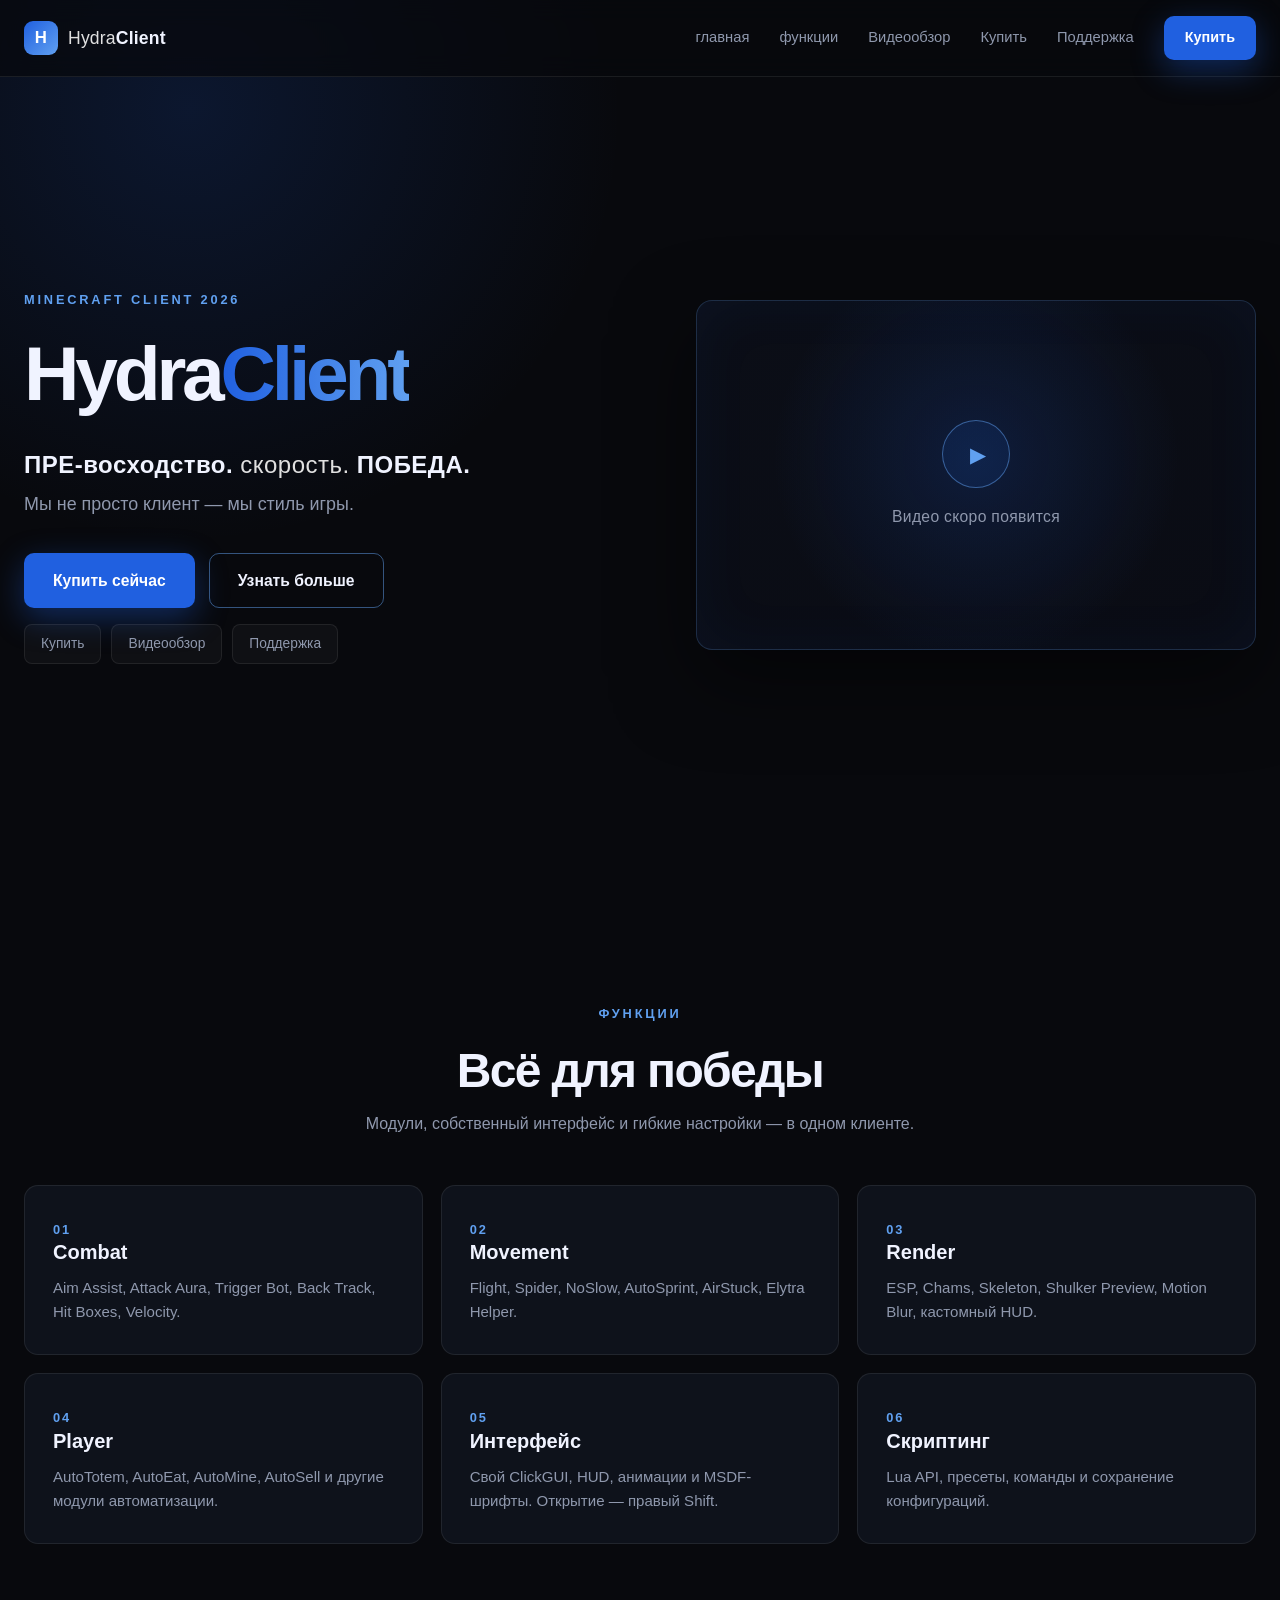
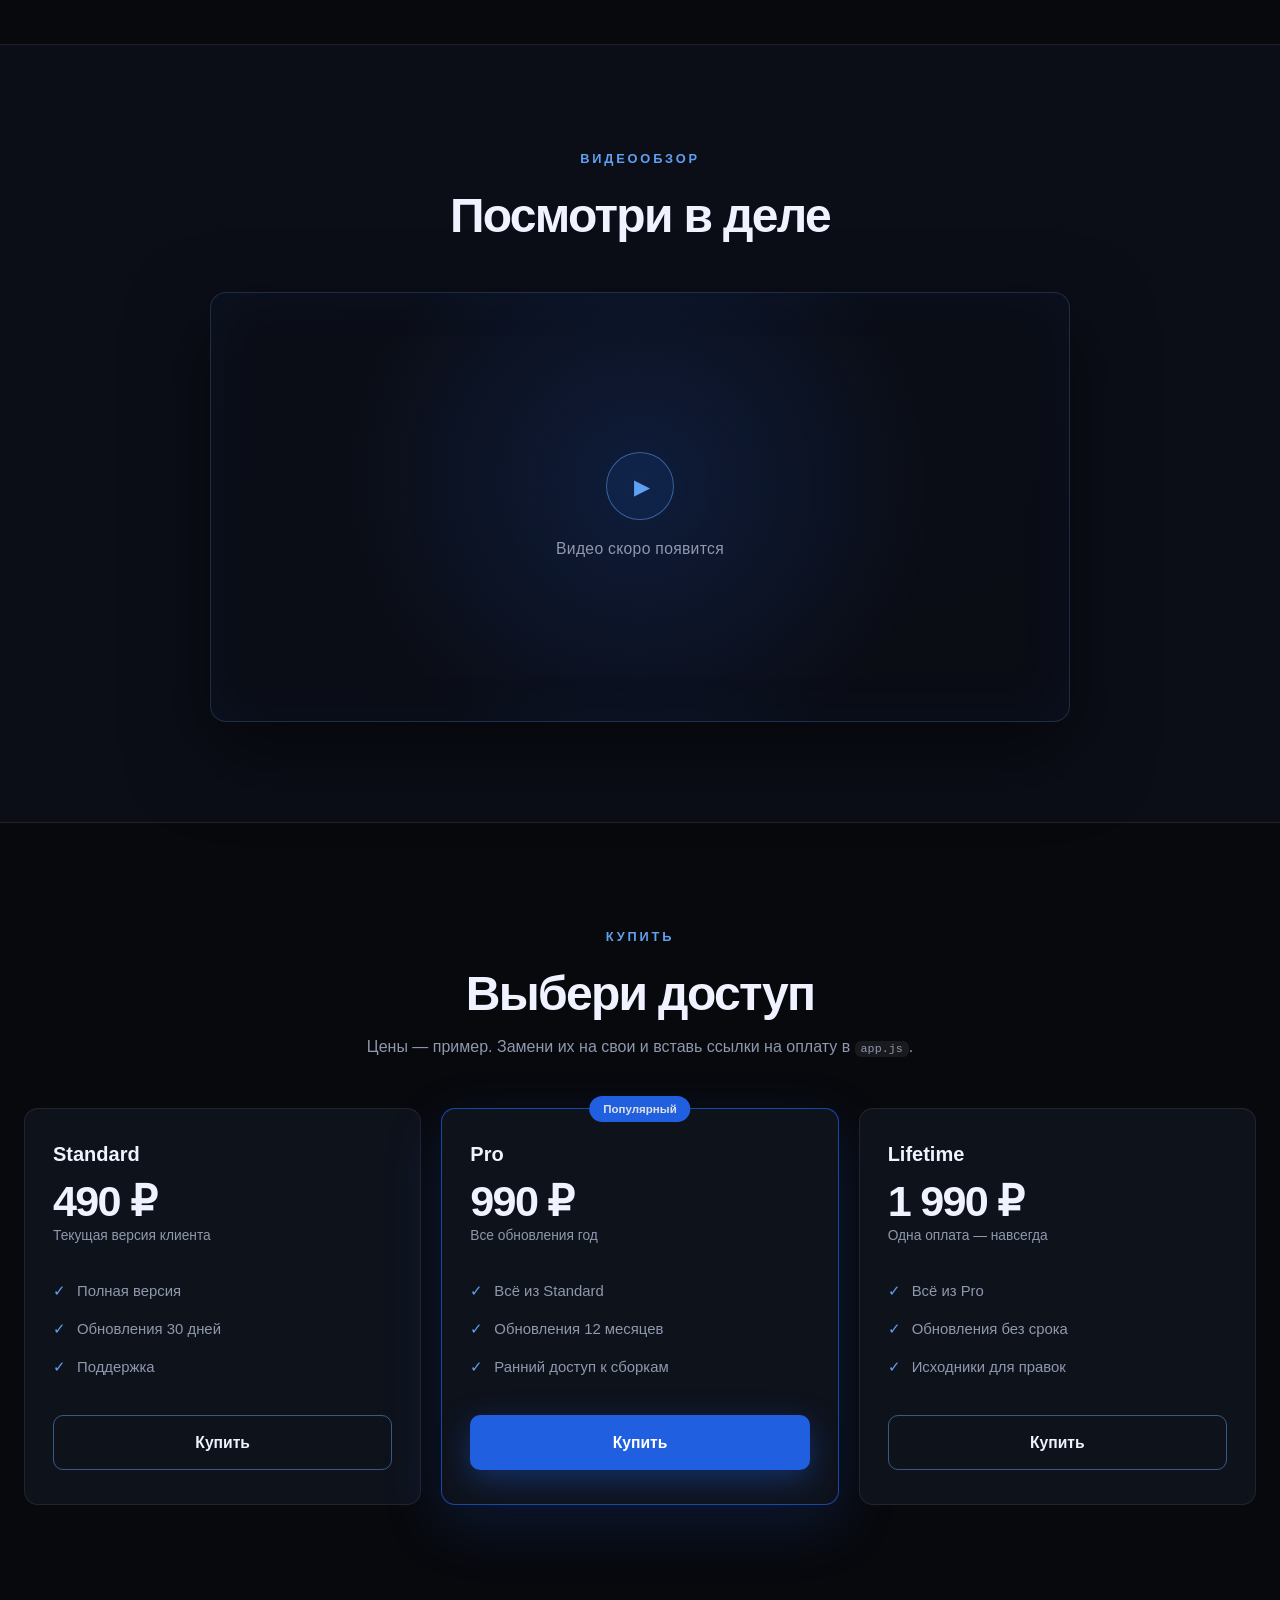
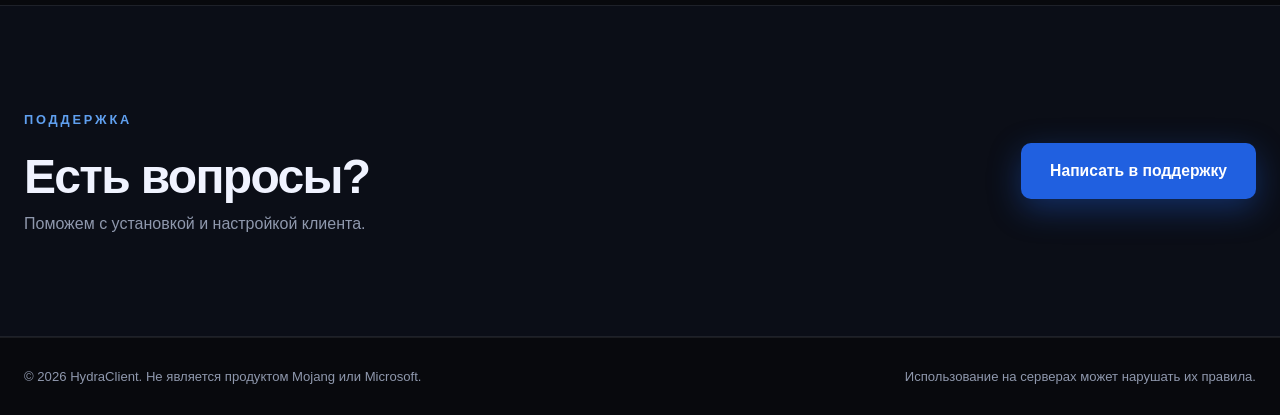
<file: HydraClient.html>
<!DOCTYPE html>
<html lang="ru">
<head>
  <meta charset="UTF-8">
  <meta name="viewport" content="width=device-width, initial-scale=1">
  <meta name="description" content="HydraClient — Minecraft client 2026. Пре-восходство. Скорость. Победа.">
  <title>HydraClient — Minecraft Client 2026</title>
  <style>
/* HydraClient — главное меню. Палитра восстановлена со скрина: #08090D + #2060E0 */
:root {
  --bg: #08090d;
  --bg-soft: #0b0e17;
  --panel: #0e121b;
  --border: rgba(255, 255, 255, 0.08);
  --text: #e0e0e0;
  --white: #f0f3ff;
  --muted: #8f98ad;
  --blue: #2060e0;
  --blue-light: #60a0f0;
  --container: 1240px;
}

* { box-sizing: border-box; }
html { scroll-behavior: smooth; }

body {
  margin: 0;
  background: var(--bg);
  color: var(--text);
  font-family: "Segoe UI", Roboto, -apple-system, BlinkMacSystemFont, Arial, sans-serif;
  line-height: 1.6;
  -webkit-font-smoothing: antialiased;
}

h1, h2, h3 { line-height: 1.14; margin: 0 0 12px; color: var(--white); }
h1 { font-size: clamp(3rem, 6vw, 5.4rem); letter-spacing: -0.055em; font-weight: 800; }
h2 { font-size: clamp(2rem, 4vw, 3rem); letter-spacing: -0.035em; }
h3 { font-size: 1.25rem; }
p { margin: 0 0 16px; }
a { color: inherit; text-decoration: none; }
code { background: rgba(255,255,255,0.07); padding: 1px 6px; border-radius: 6px; font-size: 0.9em; }

.container { width: min(100% - 48px, var(--container)); margin-inline: auto; }
.container-narrow { max-width: 860px; }

/* Header */
.site-header {
  position: fixed; top: 0; left: 0; right: 0; z-index: 50;
  background: rgba(8, 9, 13, 0.72);
  backdrop-filter: blur(12px);
  border-bottom: 1px solid var(--border);
}
.header-inner { display: flex; align-items: center; gap: 30px; min-height: 76px; }
.brand { display: inline-flex; align-items: center; gap: 10px; font-size: 1.1rem; font-weight: 300; letter-spacing: 0.01em; white-space: nowrap; }
.brand b { font-weight: 800; color: var(--white); }
.brand-mark {
  display: grid; place-items: center; width: 34px; height: 34px; border-radius: 9px;
  background: linear-gradient(135deg, var(--blue), var(--blue-light));
  color: #fff; font-weight: 800; font-size: 1.05rem;
}
.site-nav { display: flex; gap: 30px; margin-left: auto; font-size: 0.92rem; }
.site-nav a { color: var(--muted); transition: color 0.2s; }
.site-nav a:hover { color: var(--white); }
.nav-toggle { display: none; }

/* Buttons */
.btn {
  display: inline-flex; align-items: center; justify-content: center; gap: 8px;
  padding: 14px 28px; border-radius: 10px; border: 1px solid transparent;
  cursor: pointer; font: inherit; font-weight: 650; font-size: 0.98rem;
  transition: transform 0.18s, box-shadow 0.18s, background 0.18s, border-color 0.18s;
}
.btn:hover { transform: translateY(-2px); }
.btn:focus-visible { outline: 3px solid rgba(96,160,240,0.55); outline-offset: 3px; }
.btn-small { padding: 9px 20px; font-size: 0.9rem; }
.btn-primary {
  color: #fff; background: var(--blue);
  box-shadow: 0 10px 32px rgba(32, 96, 224, 0.38);
}
.btn-primary:hover { background: #2b70f0; box-shadow: 0 14px 40px rgba(32, 96, 224, 0.55); }
.btn-outline { border-color: rgba(96,160,240,0.5); color: var(--white); background: transparent; }
.btn-outline:hover { background: rgba(32,96,224,0.14); border-color: var(--blue-light); }
.btn-block { width: 100%; }

/* Hero */
.hero { position: relative; min-height: 100vh; display: flex; align-items: center; padding: 140px 0 90px; overflow: hidden; }
.hero-glow {
  position: absolute; width: 900px; height: 900px; border-radius: 50%;
  top: -340px; left: -260px; pointer-events: none;
  background: radial-gradient(circle, rgba(32,96,224,0.16), transparent 68%);
}
.hero-inner { position: relative; display: grid; grid-template-columns: 1fr 1fr; gap: 70px; align-items: center; }
.eyebrow, .kicker {
  display: inline-block; margin-bottom: 20px;
  color: var(--blue-light); font-size: 0.8rem; font-weight: 700;
  letter-spacing: 0.22em; text-transform: uppercase;
}
.hero h1 span {
  background: linear-gradient(90deg, var(--blue), var(--blue-light));
  -webkit-background-clip: text; background-clip: text; color: transparent;
}
.tagline { margin: 28px 0 6px; font-size: clamp(1.05rem, 2vw, 1.5rem); font-weight: 300; letter-spacing: 0.02em; }
.tagline em { font-style: normal; color: var(--white); font-weight: 700; }
.lead { color: var(--muted); font-size: 1.12rem; }
.hero-actions { display: flex; flex-wrap: wrap; gap: 14px; margin-top: 34px; }
.hero-quick { display: flex; flex-wrap: wrap; gap: 10px; margin-top: 16px; }
.quick-btn {
  padding: 8px 16px; border-radius: 8px; font: inherit; font-size: 0.86rem;
  border: 1px solid var(--border); background: rgba(255,255,255,0.03);
  color: var(--muted); cursor: pointer; transition: color 0.18s, border-color 0.18s, background 0.18s;
}
.quick-btn:hover { color: var(--white); border-color: rgba(96,160,240,0.5); background: rgba(32,96,224,0.1); }

/* Video placeholder */
.hero-visual { display: flex; justify-content: flex-end; }
.video-card {
  width: 100%; max-width: 560px; aspect-ratio: 16 / 10;
  border: 1px solid rgba(96,160,240,0.22); border-radius: 16px;
  background:
    radial-gradient(circle at 50% 45%, rgba(32,96,224,0.18), transparent 60%),
    linear-gradient(160deg, #0b0e17, #0a0c14);
  box-shadow: 0 30px 80px rgba(0,0,0,0.5), inset 0 0 60px rgba(32,96,224,0.06);
  display: grid; place-items: center; text-align: center;
}
.video-inner { display: flex; flex-direction: column; align-items: center; gap: 16px; color: var(--muted); }
.video-inner p { margin: 0; font-size: 0.98rem; letter-spacing: 0.02em; }
.play {
  display: grid; place-items: center; width: 68px; height: 68px; border-radius: 50%;
  border: 1px solid rgba(96,160,240,0.5); color: var(--blue-light);
  background: rgba(32,96,224,0.1); font-size: 1.3rem; padding-left: 4px;
}
.video-card-wide { max-width: none; aspect-ratio: 16 / 8; }

/* Sections */
.section { padding: 100px 0; }
.section-alt { background: var(--bg-soft); border-block: 1px solid var(--border); }
.section-head { max-width: 700px; margin: 0 auto 48px; text-align: center; }
.section-head p { color: var(--muted); }

.feature-grid { display: grid; grid-template-columns: repeat(3, 1fr); gap: 18px; }
.feature-card {
  padding: 30px 28px; border-radius: 14px; background: var(--panel);
  border: 1px solid var(--border); transition: transform 0.2s, border-color 0.2s;
}
.feature-card:hover { transform: translateY(-4px); border-color: rgba(96,160,240,0.45); }
.feature-num { color: var(--blue-light); font-size: 0.8rem; font-weight: 700; letter-spacing: 0.15em; }
.feature-card p { margin: 0; font-size: 0.94rem; color: var(--muted); }

/* Pricing */
.price-grid { display: grid; grid-template-columns: repeat(3, 1fr); gap: 20px; align-items: stretch; }
.price-card { position: relative; padding: 34px 28px; border-radius: 14px; background: var(--panel); border: 1px solid var(--border); display: flex; flex-direction: column; }
.price-card.featured { border-color: rgba(32,96,224,0.7); box-shadow: 0 20px 60px rgba(32,96,224,0.18); }
.badge { position: absolute; top: -13px; left: 50%; transform: translateX(-50%); padding: 4px 14px; border-radius: 99px; background: var(--blue); font-size: 0.72rem; font-weight: 700; white-space: nowrap; }
.price { font-size: 2.7rem; font-weight: 800; letter-spacing: -0.04em; line-height: 1.1; color: var(--white); }
.price-sub { font-size: 0.86rem; color: var(--muted); }
.price-card ul { list-style: none; padding: 0; margin: 10px 0 28px; flex: 1; }
.price-card li { padding: 7px 0 7px 24px; position: relative; font-size: 0.93rem; color: var(--muted); }
.price-card li::before { content: "✓"; position: absolute; left: 0; color: var(--blue-light); }
.price-card .btn { width: 100%; }

/* Support + footer */
.cta-inner { display: flex; align-items: center; justify-content: space-between; gap: 30px; flex-wrap: wrap; }
.cta-inner h2 { margin-bottom: 6px; }
.cta-inner p { margin: 0; color: var(--muted); }
.site-footer { padding: 28px 0; border-top: 1px solid var(--border); color: var(--muted); font-size: 0.82rem; }
.footer-inner { display: flex; justify-content: space-between; gap: 14px; flex-wrap: wrap; }

/* Dialog */
.order-dialog {
  width: min(100% - 32px, 440px); padding: 32px;
  border-radius: 16px; border: 1px solid var(--border);
  background: var(--panel); color: var(--text);
  box-shadow: 0 30px 90px rgba(0,0,0,0.75);
}
.order-dialog::backdrop { background: rgba(4,5,9,0.8); backdrop-filter: blur(5px); }
.dialog-close { position: absolute; top: 14px; right: 18px; background: none; border: 0; color: var(--muted); font-size: 1.7rem; cursor: pointer; line-height: 1; }
.dialog-sub { font-size: 0.9rem; color: var(--muted); }
.order-dialog label { display: block; margin: 16px 0 7px; font-size: 0.85rem; font-weight: 600; }
.optional { color: var(--muted); font-weight: 400; }
.order-dialog input, .order-dialog select {
  width: 100%; padding: 12px 14px; border-radius: 9px;
  background: var(--bg-soft); border: 1px solid var(--border);
  color: var(--text); font: inherit;
}
.order-dialog input:focus, .order-dialog select:focus { outline: 2px solid var(--blue); outline-offset: 1px; }
.order-dialog .btn { margin-top: 22px; }
.dialog-status { margin: 14px 0 0; font-size: 0.86rem; color: var(--blue-light); }
.dialog-status.error { color: #ff8a8a; }
.dialog-legal { margin: 14px 0 0; font-size: 0.75rem; color: var(--muted); }

/* Responsive */
@media (max-width: 960px) {
  .hero { min-height: auto; padding: 130px 0 80px; }
  .hero-inner { grid-template-columns: 1fr; gap: 44px; }
  .hero-visual { justify-content: flex-start; }
  .video-card { max-width: 100%; }
  .feature-grid, .price-grid { grid-template-columns: repeat(2, 1fr); }
}
@media (max-width: 700px) {
  .site-nav {
    display: none; position: absolute; top: 76px; left: 0; right: 0;
    flex-direction: column; gap: 0; padding: 10px 24px 18px;
    background: var(--bg-soft); border-bottom: 1px solid var(--border);
  }
  .site-nav.open { display: flex; }
  .site-nav a { padding: 10px 0; }
  .nav-toggle { display: flex; flex-direction: column; gap: 5px; margin-left: auto; padding: 8px; background: none; border: 0; cursor: pointer; }
  .nav-toggle span { width: 22px; height: 2px; background: var(--white); border-radius: 2px; }
  .header-inner .btn-small { display: none; }
  .hero h1 { font-size: clamp(2.4rem, 12vw, 4rem); }
  .feature-grid, .price-grid { grid-template-columns: 1fr; }
  .section { padding: 70px 0; }
}

</style>
</head>
<body>
  <header class="site-header">
    <div class="container header-inner">
      <a class="brand" href="#top" aria-label="HydraClient — наверх">
        <span class="brand-mark">H</span>
        <span>Hydra<b>Client</b></span>
      </a>

      <button class="nav-toggle" id="nav-toggle" aria-label="Открыть меню" aria-expanded="false">
        <span></span><span></span><span></span>
      </button>

      <nav class="site-nav" id="site-nav" aria-label="Главное меню">
        <a href="#top">главная</a>
        <a href="#features">функции</a>
        <a href="#video-review">Видеообзор</a>
        <a href="#pricing">Купить</a>
        <a href="#support">Поддержка</a>
      </nav>

      <button class="btn btn-small btn-primary buy-trigger" data-plan="standard">Купить</button>
    </div>
  </header>

  <main id="top">
    <!-- HERO -->
    <section class="hero">
      <div class="hero-glow" aria-hidden="true"></div>
      <div class="container hero-inner">
        <div class="hero-copy">
          <div class="eyebrow">MINECRAFT CLIENT 2026</div>
          <h1>Hydra<span>Client</span></h1>
          <p class="tagline"><em>ПРЕ-восходство.</em> скорость. <em>ПОБЕДА.</em></p>
          <p class="lead">Мы не просто клиент — мы стиль игры.</p>

          <div class="hero-actions">
            <button class="btn btn-primary buy-trigger" data-plan="standard">Купить сейчас</button>
            <a class="btn btn-outline" href="#features">Узнать больше</a>
          </div>

          <div class="hero-quick" aria-label="Быстрые ссылки">
            <button class="quick-btn buy-trigger" data-plan="standard">Купить</button>
            <a class="quick-btn" href="#video-review">Видеообзор</a>
            <a class="quick-btn" href="#support" data-support-link>Поддержка</a>
          </div>
        </div>

        <div class="hero-visual" id="video">
          <div class="video-card">
            <div class="video-inner">
              <span class="play" aria-hidden="true">▶</span>
              <p>Видео скоро появится</p>
            </div>
          </div>
        </div>
      </div>
    </section>

    <!-- FEATURES -->
    <section class="section" id="features">
      <div class="container">
        <div class="section-head">
          <span class="kicker">Функции</span>
          <h2>Всё для победы</h2>
          <p>Модули, собственный интерфейс и гибкие настройки — в одном клиенте.</p>
        </div>

        <div class="feature-grid">
          <article class="feature-card">
            <span class="feature-num">01</span>
            <h3>Combat</h3>
            <p>Aim Assist, Attack Aura, Trigger Bot, Back Track, Hit Boxes, Velocity.</p>
          </article>
          <article class="feature-card">
            <span class="feature-num">02</span>
            <h3>Movement</h3>
            <p>Flight, Spider, NoSlow, AutoSprint, AirStuck, Elytra Helper.</p>
          </article>
          <article class="feature-card">
            <span class="feature-num">03</span>
            <h3>Render</h3>
            <p>ESP, Chams, Skeleton, Shulker Preview, Motion Blur, кастомный HUD.</p>
          </article>
          <article class="feature-card">
            <span class="feature-num">04</span>
            <h3>Player</h3>
            <p>AutoTotem, AutoEat, AutoMine, AutoSell и другие модули автоматизации.</p>
          </article>
          <article class="feature-card">
            <span class="feature-num">05</span>
            <h3>Интерфейс</h3>
            <p>Свой ClickGUI, HUD, анимации и MSDF-шрифты. Открытие — правый Shift.</p>
          </article>
          <article class="feature-card">
            <span class="feature-num">06</span>
            <h3>Скриптинг</h3>
            <p>Lua API, пресеты, команды и сохранение конфигураций.</p>
          </article>
        </div>
      </div>
    </section>

    <!-- VIDEO REVIEW -->
    <section class="section section-alt" id="video-review">
      <div class="container container-narrow">
        <div class="section-head">
          <span class="kicker">Видеообзор</span>
          <h2>Посмотри в деле</h2>
        </div>
        <div class="video-card video-card-wide">
          <div class="video-inner">
            <span class="play" aria-hidden="true">▶</span>
            <p>Видео скоро появится</p>
          </div>
        </div>
      </div>
    </section>

    <!-- PRICING -->
    <section class="section" id="pricing">
      <div class="container">
        <div class="section-head">
          <span class="kicker">Купить</span>
          <h2>Выбери доступ</h2>
          <p>Цены — пример. Замени их на свои и вставь ссылки на оплату в <code>app.js</code>.</p>
        </div>

        <div class="price-grid">
          <article class="price-card">
            <h3>Standard</h3>
            <div class="price"><span>490</span> ₽</div>
            <p class="price-sub">Текущая версия клиента</p>
            <ul>
              <li>Полная версия</li>
              <li>Обновления 30 дней</li>
              <li>Поддержка</li>
            </ul>
            <button class="btn btn-outline buy-trigger" data-plan="standard">Купить</button>
          </article>

          <article class="price-card featured">
            <span class="badge">Популярный</span>
            <h3>Pro</h3>
            <div class="price"><span>990</span> ₽</div>
            <p class="price-sub">Все обновления год</p>
            <ul>
              <li>Всё из Standard</li>
              <li>Обновления 12 месяцев</li>
              <li>Ранний доступ к сборкам</li>
            </ul>
            <button class="btn btn-primary buy-trigger" data-plan="pro">Купить</button>
          </article>

          <article class="price-card">
            <h3>Lifetime</h3>
            <div class="price"><span>1 990</span> ₽</div>
            <p class="price-sub">Одна оплата — навсегда</p>
            <ul>
              <li>Всё из Pro</li>
              <li>Обновления без срока</li>
              <li>Исходники для правок</li>
            </ul>
            <button class="btn btn-outline buy-trigger" data-plan="lifetime">Купить</button>
          </article>
        </div>
      </div>
    </section>

    <!-- SUPPORT -->
    <section class="section section-alt" id="support">
      <div class="container cta-inner">
        <div>
          <span class="kicker">Поддержка</span>
          <h2>Есть вопросы?</h2>
          <p>Поможем с установкой и настройкой клиента.</p>
        </div>
        <a class="btn btn-primary" href="#" id="support-link" data-support-link>Написать в поддержку</a>
      </div>
    </section>
  </main>

  <footer class="site-footer">
    <div class="container footer-inner">
      <span>© <span id="year">2026</span> HydraClient. Не является продуктом Mojang или Microsoft.</span>
      <span class="footer-note">Использование на серверах может нарушать их правила.</span>
    </div>
  </footer>

  <!-- Оформление заказа: демо до подключения оплаты -->
  <dialog class="order-dialog" id="order-dialog" aria-labelledby="order-title">
    <form id="order-form" novalidate>
      <button type="button" class="dialog-close" id="dialog-close" aria-label="Закрыть">×</button>
      <span class="kicker">Оформление</span>
      <h2 id="order-title">Купить HydraClient</h2>
      <p class="dialog-sub">Укажи e-mail — на него придёт ключ и ссылка на скачивание.</p>

      <label for="plan-select">Тариф</label>
      <select id="plan-select" name="plan">
        <option value="standard">Standard — 490 ₽</option>
        <option value="pro" selected>Pro — 990 ₽</option>
        <option value="lifetime">Lifetime — 1 990 ₽</option>
      </select>

      <label for="email">E-mail</label>
      <input type="email" id="email" name="email" placeholder="you@example.com" required autocomplete="email">

      <label for="nickname">Ник в Minecraft <span class="optional">необязательно</span></label>
      <input type="text" id="nickname" name="nickname" placeholder="Steve" autocomplete="off">

      <button type="submit" class="btn btn-primary btn-block" id="pay-button">Перейти к оплате</button>
      <p class="dialog-status" id="dialog-status" role="status" aria-live="polite"></p>
      <p class="dialog-legal">Нажимая кнопку, ты соглашаешься с условиями использования и правилами возврата.</p>
    </form>
  </dialog>

  <script>
/*
 * HydraClient — главное меню / демо-логика оформления.
 *
 * ЧТО НУЖНО ЗАМЕНИТЬ ПЕРЕД ПРОДАЖЕЙ:
 * 1. PAYMENT_URLS — реальные ссылки на оплату (YooKassa, Payhip, Gumroad и т.д.).
 * 2. SUPPORT_URL — ссылка на Telegram/поддержку.
 * 3. В index.html — цены, условия возврата, название и реквизиты продавца.
 * 4. DELIVERY_NOTE — сообщение, которое увидит покупатель после оплаты.
 *
 * Важно: это демо. Настоящую выдачу ключа и файла делает сервер после
 * подтверждения платежа, а не браузерный JavaScript.
 */
const PAYMENT_URLS = {
  standard: '', // например: 'https://payhip.com/b/XXXX'
  pro: '',
  lifetime: ''
};

const SUPPORT_URL = ''; // например: 'https://t.me/your_support'
const DELIVERY_NOTE = 'Демо-режим: платёж ещё не подключён.';

/* ---------- Мобильное меню ---------- */
const navToggle = document.getElementById('nav-toggle');
const siteNav = document.getElementById('site-nav');

navToggle?.addEventListener('click', () => {
  const isOpen = siteNav.classList.toggle('open');
  navToggle.setAttribute('aria-expanded', String(isOpen));
});

siteNav?.querySelectorAll('a').forEach((link) => {
  link.addEventListener('click', () => {
    siteNav.classList.remove('open');
    navToggle?.setAttribute('aria-expanded', 'false');
  });
});

/* ---------- Модальное окно заказа ---------- */
const dialog = document.getElementById('order-dialog');
const form = document.getElementById('order-form');
const planSelect = document.getElementById('plan-select');
const emailInput = document.getElementById('email');
const statusEl = document.getElementById('dialog-status');
const payButton = document.getElementById('pay-button');

function openOrder(plan) {
  if (plan && PAYMENT_URLS[plan]) planSelect.value = plan;
  statusEl.textContent = '';
  statusEl.classList.remove('error');
  dialog.showModal();
  emailInput.focus();
}

document.querySelectorAll('.buy-trigger').forEach((button) => {
  button.addEventListener('click', () => openOrder(button.dataset.plan));
});

document.getElementById('dialog-close')?.addEventListener('click', () => dialog.close());

dialog?.addEventListener('click', (event) => {
  if (event.target === dialog) dialog.close();
});

form?.addEventListener('submit', (event) => {
  event.preventDefault();

  const email = emailInput.value.trim();
  if (!emailInput.checkValidity() || !email) {
    statusEl.textContent = 'Введи корректный e-mail.';
    statusEl.classList.add('error');
    emailInput.focus();
    return;
  }

  const plan = planSelect.value;
  const paymentUrl = PAYMENT_URLS[plan];

  if (!paymentUrl) {
    statusEl.textContent = DELIVERY_NOTE;
    statusEl.classList.add('error');
    return;
  }

  // Передаём e-mail и тариф платёжной странице, чтобы потом привязать заказ.
  const url = new URL(paymentUrl, window.location.href);
  url.searchParams.set('email', email);
  url.searchParams.set('plan', plan);
  window.location.assign(url.toString());
});

/* ---------- Прочее ---------- */
document.getElementById('year').textContent = String(new Date().getFullYear());

if (SUPPORT_URL) {
  document.querySelectorAll('[data-support-link]').forEach((link) => {
    link.href = SUPPORT_URL;
    link.target = '_blank';
    link.rel = 'noopener';
  });
}

</script>
</body>
</html>
</file>
